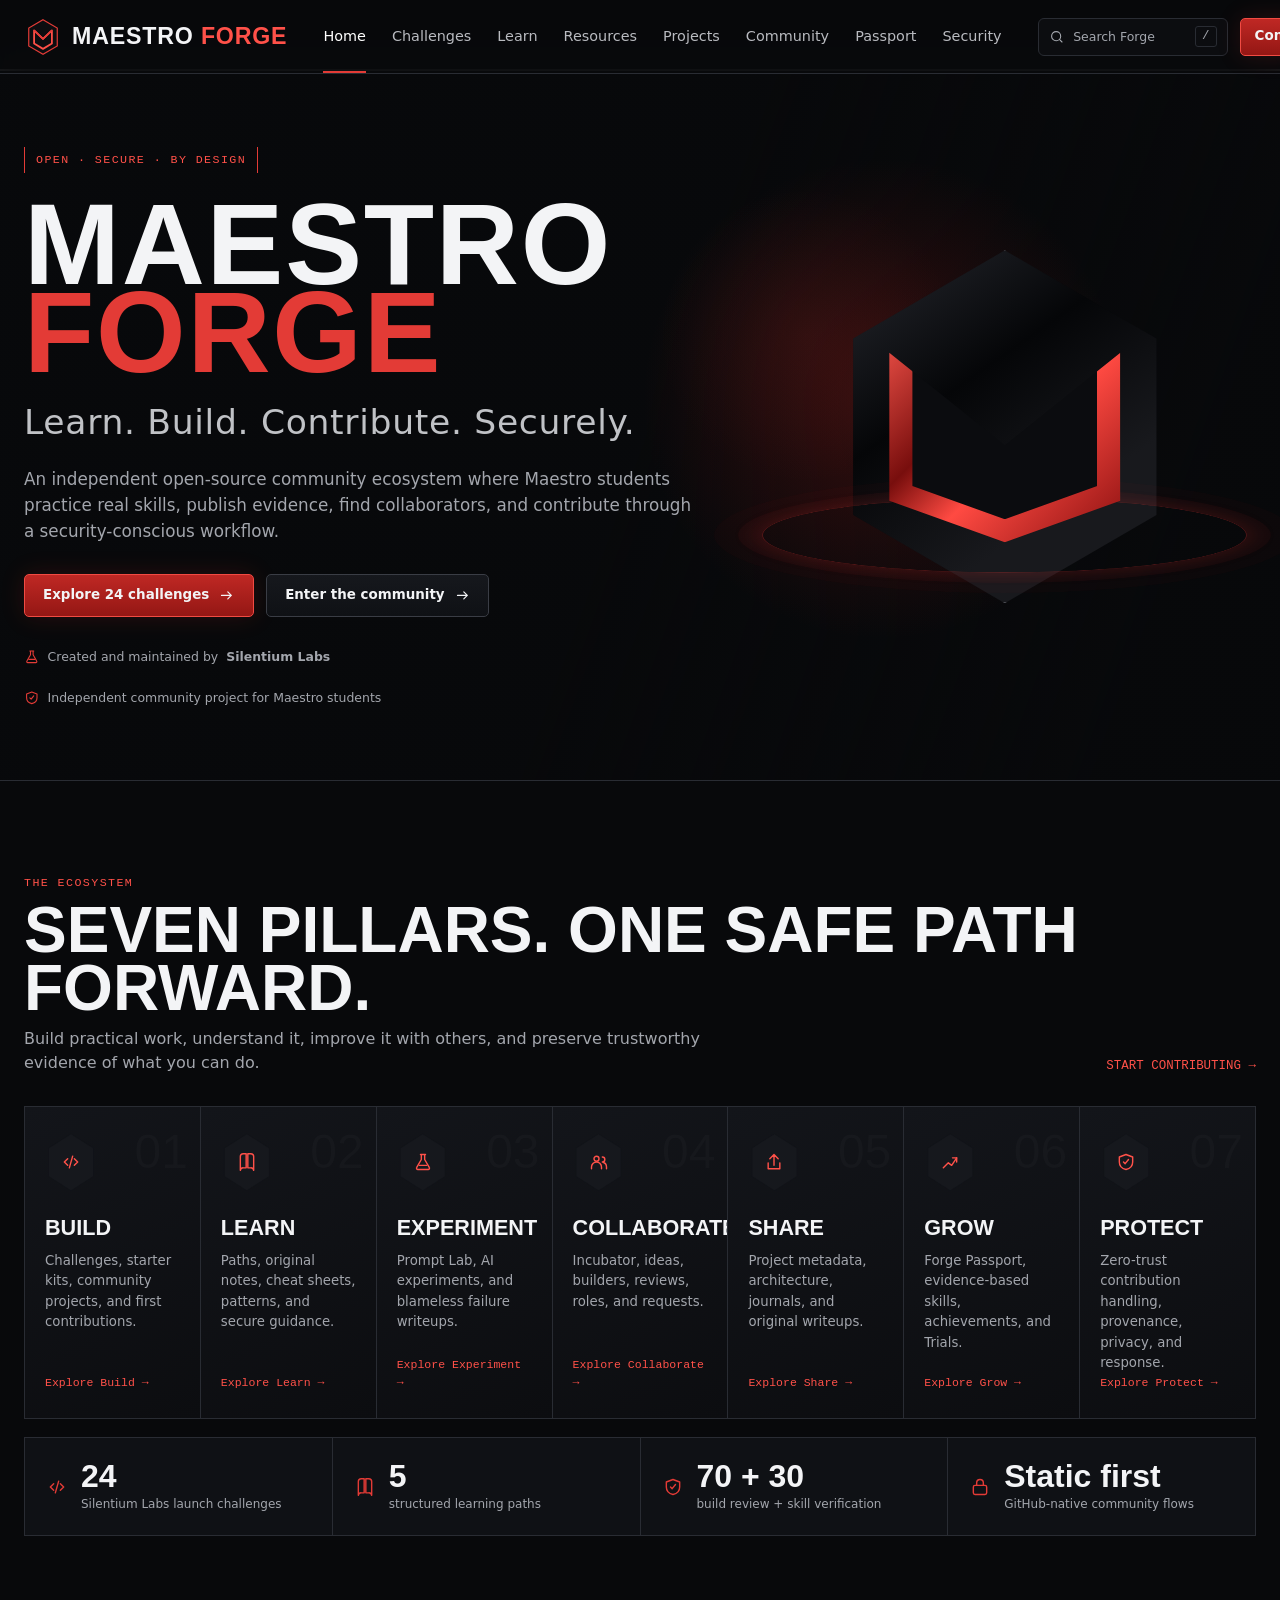
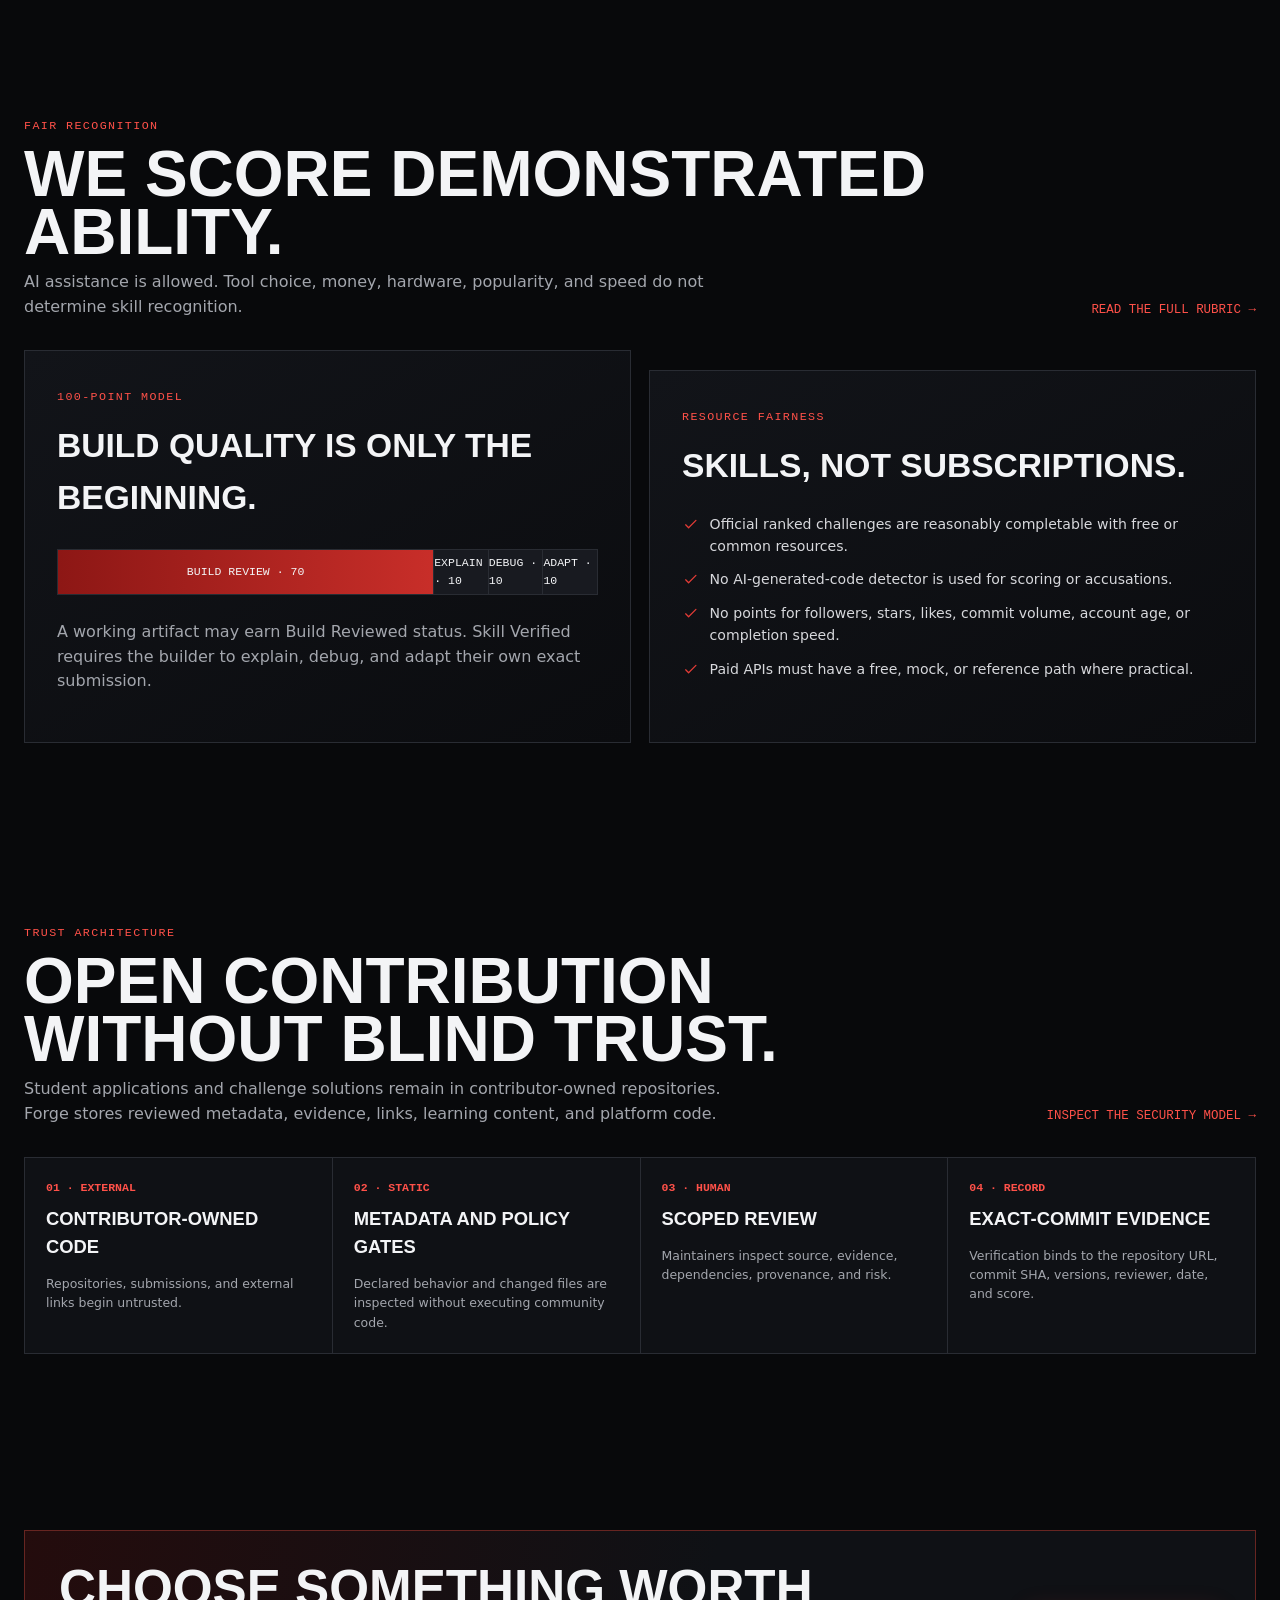
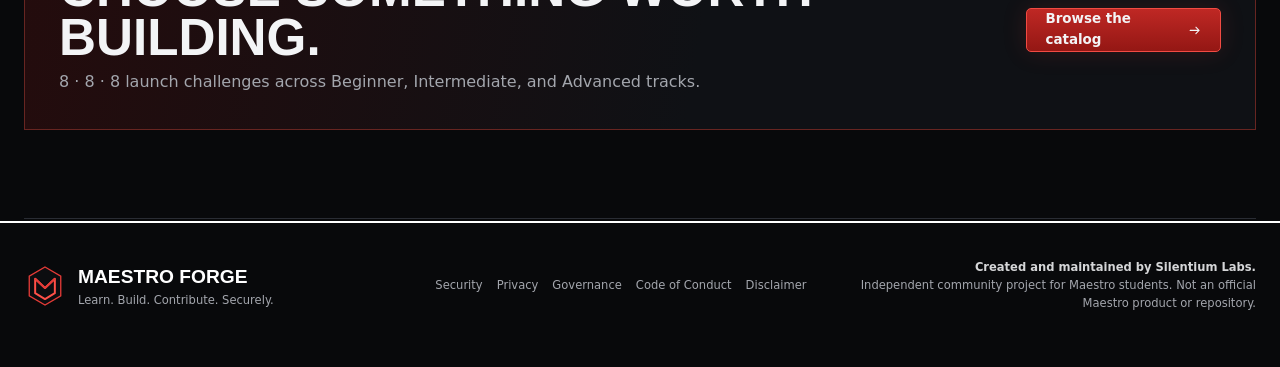
<file: docs/index.html>
<!doctype html>
<html lang="en">
<head>
  <meta charset="utf-8">
  <meta name="viewport" content="width=device-width,initial-scale=1">
  <meta name="theme-color" content="#090a0c">
  <meta name="color-scheme" content="dark">
  <meta name="description" content="Maestro Forge is an independent open-source community ecosystem for Maestro students, created and maintained by Silentium Labs.">
  <meta property="og:type" content="website">
  <meta property="og:url" content="https://silentiumlabsio.github.io/maestro-forge/">
  <meta property="og:title" content="Maestro Forge — Learn. Build. Contribute. Securely.">
  <meta property="og:description" content="An independent open-source community ecosystem for Maestro students, created and maintained by Silentium Labs.">
  <meta property="og:image" content="https://silentiumlabsio.github.io/maestro-forge/assets/images/social/maestro-forge-social-card.jpg">
  <meta name="twitter:card" content="summary_large_image">
  <meta name="twitter:title" content="Maestro Forge">
  <meta name="twitter:description" content="Learn. Build. Contribute. Securely.">
  <meta name="twitter:image" content="https://silentiumlabsio.github.io/maestro-forge/assets/images/social/maestro-forge-social-card.jpg">
  <title>Maestro Forge — Learn. Build. Contribute. Securely.</title>
  <link rel="icon" href="assets/brand/favicon.svg" type="image/svg+xml">
  <link rel="canonical" href="https://silentiumlabsio.github.io/maestro-forge/">
  <link rel="stylesheet" href="assets/style.css">
  <script src="assets/sandbox.js" defer></script>
  <script src="assets/workspace.js" defer></script>
  <script src="assets/learning.js" defer></script>
  <script src="assets/app.js" defer></script>
</head>
<body>
  <a class="skip-link" href="#main">Skip to content</a>
  <header class="site-header">
    <a class="brand" href="#home" aria-label="Maestro Forge home">
      <img src="assets/brand/forge-mark.svg" alt="" width="38" height="38">
      <span>MAESTRO <b>FORGE</b></span>
    </a>
    <button class="menu-button icon-button" type="button" aria-controls="primary-nav" aria-expanded="false" aria-label="Open navigation"><svg><use href="assets/icons.svg#i-menu"></use></svg></button>
    <nav id="primary-nav" class="primary-nav" aria-label="Primary navigation">
      <a href="#home" data-route="home">Home</a>
      <a href="#challenges" data-route="challenges">Challenges</a>
      <a href="#learn" data-route="learn">Learn</a>
      <a href="#resources" data-route="resources">Resources</a>
      <a href="#projects" data-route="projects">Projects</a>
      <a href="#community" data-route="community">Community</a>
      <a href="#builders" data-route="builders">Passport</a>
      <a href="#security" data-route="security">Security</a>
      <button class="button mobile-search" type="button" aria-haspopup="dialog">Search Forge</button>
    </nav>
    <div class="header-actions">
      <button class="search-trigger" type="button" aria-haspopup="dialog"><svg><use href="assets/icons.svg#i-search"></use></svg><span>Search Forge</span><kbd>/</kbd></button>
      <a class="button button-primary button-small" href="#contribute">Contribute <svg><use href="assets/icons.svg#i-arrow"></use></svg></a>
    </div>
  </header>

  <main id="main" tabindex="-1">
    <div id="route-view" aria-live="polite"></div>
    <noscript><p>Forge uses JavaScript to browse its catalog. Open the <a href="https://github.com/silentiumlabsio/maestro-forge/blob/main/challenges/README.md">Markdown challenge catalog</a> or <a href="https://github.com/silentiumlabsio/maestro-forge/blob/main/handbook/README.md">handbook</a>.</p></noscript>
  </main>

  <footer class="site-footer">
    <div class="footer-brand">
      <img src="assets/brand/forge-mark.svg" alt="" width="42" height="42">
      <div><strong>Maestro Forge</strong><span>Learn. Build. Contribute. Securely.</span></div>
    </div>
    <div class="footer-links" aria-label="Project policies">
      <a href="../SECURITY.md">Security</a><a href="../PRIVACY.md">Privacy</a><a href="../GOVERNANCE.md">Governance</a><a href="../CODE_OF_CONDUCT.md">Code of Conduct</a><a href="../DISCLAIMER.md">Disclaimer</a>
    </div>
    <p><strong>Created and maintained by Silentium Labs.</strong><br>Independent community project for Maestro students. Not an official Maestro product or repository.</p>
  </footer>

  <dialog id="search-dialog" class="search-dialog" aria-labelledby="search-title">
    <div class="search-dialog-head">
      <div><span class="eyebrow">FORGE INDEX</span><h2 id="search-title">Search the ecosystem</h2></div>
      <button class="icon-button close-search" type="button" aria-label="Close search"><svg><use href="assets/icons.svg#i-close"></use></svg></button>
    </div>
    <label class="search-field"><svg><use href="assets/icons.svg#i-search"></use></svg><span class="sr-only">Search</span><input id="global-search" type="search" autocomplete="off" placeholder="Try “security”, “Python”, or “first PR”"></label>
    <div id="global-results" class="global-results"></div>
  </dialog>

  <div id="toast" class="toast" role="status" aria-live="polite"></div>
</body>
</html>
</file>
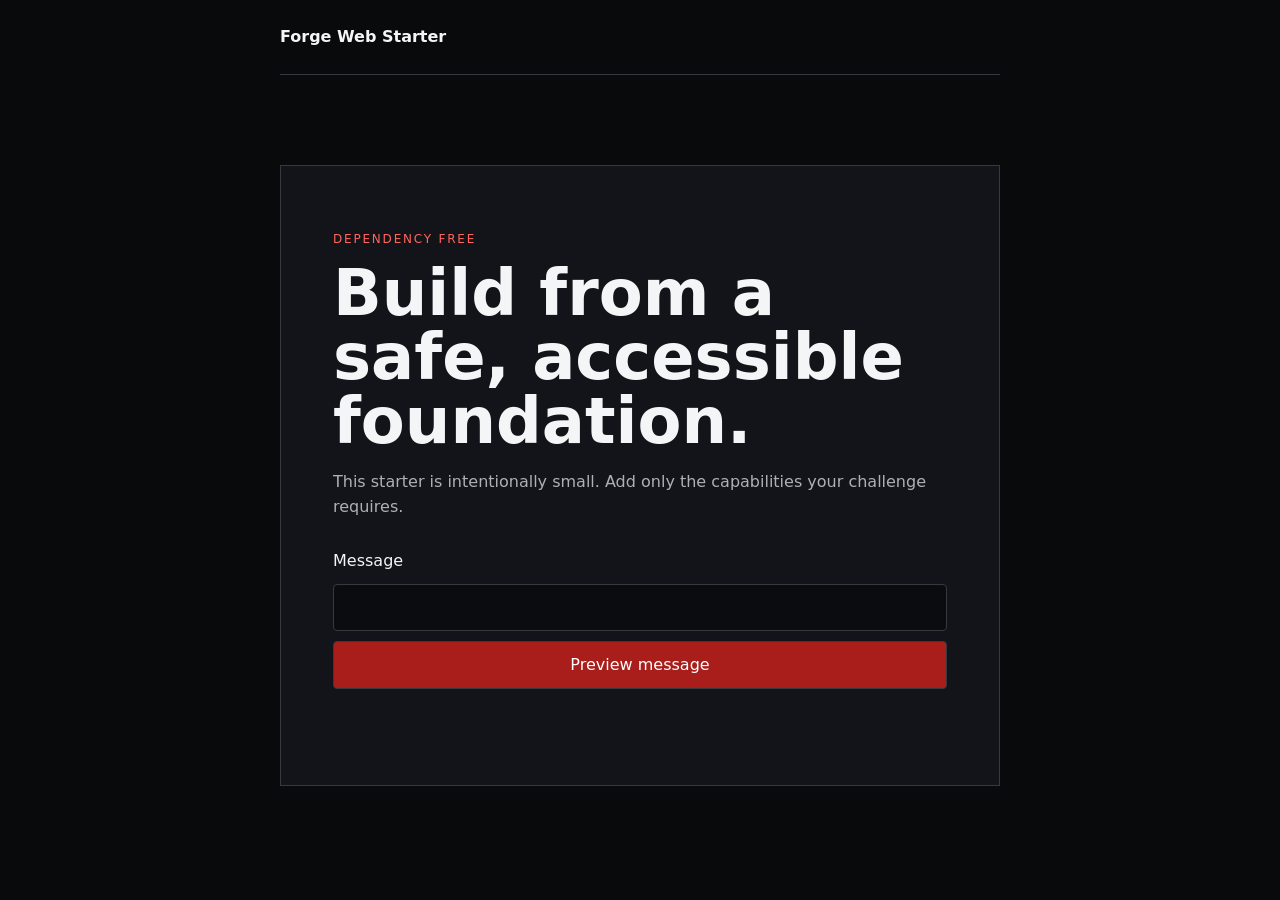
<file: starter-kits/web/index.html>
<!doctype html>
<html lang="en">
<head><meta charset="utf-8"><meta name="viewport" content="width=device-width,initial-scale=1"><meta name="description" content="Accessible dependency-free web starter"><title>Forge Web Starter</title><link rel="stylesheet" href="style.css"><script src="app.js" defer></script></head>
<body><a class="skip" href="#main">Skip to content</a><header><strong>Forge Web Starter</strong></header><main id="main" tabindex="-1"><section aria-labelledby="title"><p class="eyebrow">DEPENDENCY FREE</p><h1 id="title">Build from a safe, accessible foundation.</h1><p>This starter is intentionally small. Add only the capabilities your challenge requires.</p><form id="demo-form"><label for="message">Message</label><input id="message" name="message" required maxlength="120" autocomplete="off"><button type="submit">Preview message</button></form><output id="result" aria-live="polite"></output></section></main></body>
</html>
</file>
<file: docs/assets/style.css>
:root{--bg:#08090b;--bg-soft:#0b0c0f;--panel:#0f1115;--panel-2:#13151a;--line:#292c33;--line-hot:#672521;--text:#f3f4f6;--muted:#a3a6ad;--dim:#71747c;--red:#e33b36;--red-light:#ff5149;--red-dark:#8f1715;--green:#55c985;--amber:#e1a246;--blue:#66a9ff;--purple:#ba83ff;--max:1500px;--head:'Arial Narrow','Roboto Condensed','Segoe UI',sans-serif;--body:'Segoe UI',Inter,system-ui,sans-serif;--mono:'Cascadia Mono',Consolas,monospace;--shadow:0 24px 70px rgba(0,0,0,.4)}
*{box-sizing:border-box}html{scroll-behavior:smooth;background:var(--bg)}body{margin:0;background:var(--bg);color:var(--text);font-family:var(--body);line-height:1.55;min-width:300px}body::before{content:"";position:fixed;inset:0;pointer-events:none;background-image:linear-gradient(rgba(255,255,255,.018) 1px,transparent 1px),linear-gradient(90deg,rgba(255,255,255,.018) 1px,transparent 1px);background-size:42px 42px;mask-image:linear-gradient(to bottom,black,transparent 82%);z-index:-1}a{color:inherit}button,input,select{font:inherit}button{color:inherit}svg{width:1.25em;height:1.25em;fill:none;stroke:currentColor;stroke-width:1.7;stroke-linecap:round;stroke-linejoin:round}.sr-only{position:absolute;width:1px;height:1px;padding:0;margin:-1px;overflow:hidden;clip:rect(0,0,0,0);white-space:nowrap;border:0}.skip-link{position:fixed;left:16px;top:12px;background:#fff;color:#000;padding:10px 14px;z-index:100;transform:translateY(-150%)}.skip-link:focus{transform:none}.site-header{height:74px;position:sticky;top:0;z-index:50;display:grid;grid-template-columns:auto 1fr auto;align-items:center;gap:36px;padding:0 max(24px,calc((100vw - var(--max))/2));border-bottom:1px solid var(--line);background:rgba(8,9,11,.93);backdrop-filter:blur(18px)}.brand{display:flex;align-items:center;gap:10px;text-decoration:none;font-family:var(--head);font-size:1.45rem;font-weight:700;letter-spacing:.035em;white-space:nowrap}.brand b{color:var(--red-light)}.primary-nav{height:100%;display:flex;align-items:center;gap:26px}.primary-nav a{height:100%;display:grid;place-items:center;text-decoration:none;color:#b9bbc0;font-size:.9rem;position:relative}.primary-nav a:hover,.primary-nav a[aria-current="page"]{color:#fff}.primary-nav a[aria-current="page"]::after{content:"";position:absolute;height:2px;background:var(--red);left:0;right:0;bottom:0}.header-actions{display:flex;gap:12px;align-items:center}.search-trigger{height:38px;min-width:190px;border:1px solid var(--line);border-radius:6px;background:#0c0d10;display:flex;align-items:center;gap:9px;padding:0 10px;color:var(--muted);font-size:.78rem;cursor:pointer}.search-trigger kbd{font-family:var(--mono);margin-left:auto;border:1px solid var(--line);border-radius:3px;padding:0 6px}.button{min-height:43px;display:inline-flex;align-items:center;justify-content:center;gap:9px;padding:0 18px;border:1px solid #3a3d45;border-radius:5px;background:linear-gradient(180deg,#16181d,#0f1115);text-decoration:none;font-size:.84rem;font-weight:600;cursor:pointer;transition:border-color .15s,background .15s,transform .15s}.button:hover{border-color:#666a74;background:#191b21}.button:active{transform:translateY(1px)}.button-primary{border-color:#f14b43;background:linear-gradient(180deg,#bf2824,#941714);box-shadow:0 0 24px rgba(227,59,54,.15)}.button-primary:hover{border-color:#ff776f;background:linear-gradient(180deg,#d93631,#a61a17)}.button-small{min-height:38px;padding:0 14px}.icon-button{width:40px;height:40px;display:grid;place-items:center;border:1px solid var(--line);border-radius:5px;background:var(--panel);cursor:pointer}.menu-button{display:none}.shell{width:min(var(--max),calc(100% - 48px));margin-inline:auto}.route{min-height:calc(100vh - 74px)}.hero{min-height:610px;border-bottom:1px solid var(--line);position:relative;overflow:hidden}.hero::before,.page-hero::before{content:"";position:absolute;inset:0;background:radial-gradient(circle at 69% 46%,rgba(189,29,24,.25),transparent 25%),radial-gradient(circle at 63% 37%,rgba(255,75,64,.08),transparent 16%),linear-gradient(110deg,rgba(8,9,11,.08) 50%,rgba(8,9,11,.92) 88%);pointer-events:none}.hero-inner{min-height:610px;display:grid;grid-template-columns:1.15fr .85fr;align-items:center;gap:50px;position:relative}.hero-copy{padding:72px 0}.bracket-label,.eyebrow{font-family:var(--mono);font-weight:500;color:var(--red-light);letter-spacing:.12em;font-size:.73rem}.bracket-label{display:inline-flex;align-items:center;gap:10px;border-left:1px solid var(--red);border-right:1px solid var(--red);padding:4px 11px}.display,.page-title{font-family:var(--head);font-size:clamp(4.7rem,9vw,9rem);line-height:.76;margin:28px 0 20px;letter-spacing:.015em;text-transform:uppercase}.display span,.page-title span{color:var(--red)}.hero-tagline{font-size:clamp(1.35rem,2.7vw,2.25rem);letter-spacing:.02em;color:#c0c2c6;margin:0 0 16px}.hero-lede{font-size:1.05rem;max-width:670px;color:var(--muted);margin:0}.hero-actions{display:flex;gap:12px;flex-wrap:wrap;margin:30px 0}.attribution{display:flex;gap:22px;flex-wrap:wrap;font-size:.78rem;color:var(--muted)}.attribution span{display:flex;align-items:center;gap:8px}.attribution svg{color:var(--red)}.hero-visual{position:relative;min-height:480px;display:grid;place-items:center}.forge-emblem{position:relative;width:min(420px,85%);aspect-ratio:1;display:grid;place-items:center}.forge-emblem::before{content:"";position:absolute;inset:8%;clip-path:polygon(50% 0,93% 25%,93% 75%,50% 100%,7% 75%,7% 25%);background:linear-gradient(145deg,#292b32,#050608 38%,#18191d 70%);box-shadow:0 0 0 1px #4c4e55 inset;filter:drop-shadow(0 25px 30px #000)}.forge-emblem::after{content:"";position:absolute;width:115%;height:42%;bottom:3%;border:1px solid rgba(227,59,54,.3);border-radius:50%;box-shadow:0 0 30px rgba(227,59,54,.18),0 0 0 24px rgba(227,59,54,.045),0 0 0 48px rgba(227,59,54,.025);transform:rotateX(65deg)}.emblem-m{position:relative;z-index:1;width:55%;height:55%;clip-path:polygon(0 18%,50% 58%,100% 18%,100% 82%,50% 100%,0 82%);background:linear-gradient(135deg,#ff5a50,#780e0d 38%,#ff4a42 58%,#8a1010);filter:drop-shadow(0 0 16px rgba(255,55,45,.65))}.emblem-m::after{content:"";position:absolute;inset:10%;clip-path:inherit;background:#0b0c0f}.section{padding:88px 0}.section-compact{padding:48px 0}.section-head{display:flex;justify-content:space-between;align-items:end;gap:28px;margin-bottom:30px}.section-head h2{font-family:var(--head);font-size:clamp(2.4rem,5vw,4.5rem);line-height:.9;text-transform:uppercase;margin:9px 0}.section-head p{max-width:700px;margin:0;color:var(--muted)}.section-action{white-space:nowrap;color:var(--red-light);text-decoration:none;font-family:var(--mono);font-size:.78rem}.pillar-grid{display:grid;grid-template-columns:repeat(7,1fr);border:1px solid var(--line);background:var(--line);gap:1px}.pillar-card{min-height:245px;background:linear-gradient(155deg,#13151a,#0c0d10);padding:26px 20px;display:flex;flex-direction:column;position:relative;overflow:hidden}.pillar-card::after{content:attr(data-index);position:absolute;right:12px;top:8px;font-family:var(--head);font-size:3rem;color:rgba(255,255,255,.025)}.pillar-icon,.hex-icon{width:52px;height:58px;display:grid;place-items:center;color:var(--red-light);background:#111318;clip-path:polygon(50% 0,94% 25%,94% 75%,50% 100%,6% 75%,6% 25%);position:relative}.pillar-icon::before,.hex-icon::before{content:"";position:absolute;inset:1px;background:#16181d;clip-path:inherit;z-index:-1}.pillar-card h3{font-family:var(--head);text-transform:uppercase;font-size:1.35rem;margin:20px 0 6px}.pillar-card p{font-size:.83rem;color:var(--muted);margin:0}.pillar-card a{margin-top:auto;color:var(--red-light);text-decoration:none;font-family:var(--mono);font-size:.72rem}.signal-strip{border:1px solid var(--line);display:grid;grid-template-columns:repeat(4,1fr);background:var(--line);gap:1px;margin-top:18px}.signal{background:var(--panel);padding:22px;display:flex;align-items:center;gap:14px}.signal strong{font-family:var(--head);font-size:2rem;line-height:1}.signal span{display:block;color:var(--muted);font-size:.75rem}.signal svg{color:var(--red)}.split-feature{display:grid;grid-template-columns:1fr 1fr;gap:18px}.feature-panel{border:1px solid var(--line);background:linear-gradient(150deg,#121419,#0b0c0f);padding:32px;min-height:350px}.feature-panel h3{font-family:var(--head);text-transform:uppercase;font-size:2.1rem;margin:12px 0}.feature-panel p{color:var(--muted)}.scorebar{display:grid;grid-template-columns:7fr 1fr 1fr 1fr;height:46px;margin:25px 0;border:1px solid var(--line);gap:1px;background:var(--line)}.scorebar span{display:grid;place-items:center;background:#181a20;font-family:var(--mono);font-size:.72rem}.scorebar span:first-child{background:linear-gradient(90deg,#8d1715,#c82e29)}.feature-list{list-style:none;margin:22px 0 0;padding:0;display:grid;gap:12px}.feature-list li{display:flex;gap:10px;color:#d7d8dc;font-size:.88rem}.feature-list svg{color:var(--red);flex:0 0 auto;margin-top:2px}.trust-flow{display:grid;grid-template-columns:repeat(4,1fr);gap:1px;background:var(--line);border:1px solid var(--line);margin-top:24px}.trust-step{background:var(--panel);padding:21px}.trust-step b{display:block;font-family:var(--mono);font-size:.72rem;color:var(--red-light);margin-bottom:8px}.trust-step strong{font-family:var(--head);font-size:1.15rem;text-transform:uppercase}.trust-step p{font-size:.78rem;color:var(--muted);margin-bottom:0}.cta-band{border:1px solid var(--line-hot);background:linear-gradient(100deg,rgba(163,25,21,.18),#0f1115 55%);padding:34px;display:flex;align-items:center;justify-content:space-between;gap:30px}.cta-band h2{font-family:var(--head);text-transform:uppercase;font-size:clamp(2rem,4vw,3.6rem);line-height:.95;margin:0}.cta-band p{color:var(--muted);margin:8px 0 0}.page-hero{min-height:320px;border-bottom:1px solid var(--line);position:relative;overflow:hidden}.page-hero-inner{min-height:320px;display:flex;align-items:end;padding:72px 0 52px;position:relative}.page-title{font-size:clamp(4rem,8vw,7.8rem);margin:16px 0 8px}.page-deck{font-size:1.05rem;color:var(--muted);max-width:740px;margin:0}.page-hero-actions{margin-left:auto;align-self:end;display:flex;gap:10px}.toolbar{position:sticky;top:74px;z-index:20;background:rgba(8,9,11,.95);border-bottom:1px solid var(--line);padding:14px 0}.toolbar-inner{display:grid;grid-template-columns:minmax(220px,1fr) repeat(2,minmax(145px,210px)) auto;gap:10px}.field,.search-field{display:flex;align-items:center;gap:10px;background:#0d0f12;border:1px solid var(--line);border-radius:5px;padding:0 13px;color:var(--muted)}.field input,.field select,.search-field input{width:100%;height:42px;border:0;outline:0;background:transparent;color:var(--text)}.field select{appearance:none}.catalog-layout{display:grid;grid-template-columns:1fr 280px;gap:24px}.card-grid{display:grid;grid-template-columns:repeat(3,minmax(0,1fr));gap:14px}.catalog-card,.data-card{border:1px solid var(--line);background:linear-gradient(150deg,#13151a,#0c0d10);padding:21px;display:flex;flex-direction:column;min-height:300px;position:relative}.catalog-card:hover,.data-card:hover{border-color:#474a53}.card-top{display:flex;justify-content:space-between;gap:12px}.challenge-id{font-family:var(--mono);color:var(--green);font-size:.88rem}.difficulty{font-family:var(--mono);font-size:.7rem}.difficulty.Beginner{color:var(--green)}.difficulty.Intermediate{color:var(--amber)}.difficulty.Advanced{color:var(--red-light)}.catalog-card h3,.data-card h3{font-family:var(--head);font-size:1.45rem;line-height:1.05;text-transform:uppercase;margin:18px 0 9px}.catalog-card p,.data-card p{color:var(--muted);font-size:.84rem;margin:0}.pills{display:flex;flex-wrap:wrap;gap:6px;margin-top:17px}.pill,.state{font-family:var(--mono);font-size:.64rem;padding:4px 7px;border:1px solid var(--line);border-radius:3px;color:#b8bac0;background:#121419}.state{color:var(--green);border-color:#28563b}.card-actions{display:flex;gap:8px;margin-top:auto;padding-top:22px}.card-actions .button{min-height:36px;font-size:.72rem;padding:0 12px}.catalog-aside{display:grid;align-content:start;gap:14px}.aside-card{border:1px solid var(--line);background:var(--panel);padding:20px}.aside-card h3{font-family:var(--head);text-transform:uppercase;margin:0 0 12px}.aside-card p{font-size:.8rem;color:var(--muted)}.aside-card strong{color:#fff}.aside-card a{color:var(--red-light);font-family:var(--mono);font-size:.72rem;text-decoration:none}.empty{grid-column:1/-1;border:1px dashed #454851;background:#0c0d10;padding:52px 25px;text-align:center}.empty .hex-icon{margin:auto}.empty h3{font-family:var(--head);text-transform:uppercase;font-size:2rem;margin:18px 0 8px}.empty p{color:var(--muted);max-width:600px;margin:0 auto 22px}.path-grid{display:grid;grid-template-columns:repeat(5,1fr);gap:14px}.path-card{border:1px solid var(--line);background:var(--panel);padding:24px}.path-card .path-number{font-family:var(--head);color:rgba(255,255,255,.15);font-size:2.5rem}.path-card h3{font-family:var(--head);font-size:1.5rem;text-transform:uppercase;margin:8px 0}.path-card p{color:var(--muted);font-size:.82rem;min-height:75px}.path-track{height:3px;background:#2b2d32;margin:20px 0;position:relative}.path-track span{position:absolute;left:0;top:0;bottom:0;background:var(--red);width:var(--progress)}.challenge-sequence{display:flex;flex-wrap:wrap;gap:6px}.challenge-sequence a{font-family:var(--mono);font-size:.66rem;text-decoration:none;border:1px solid var(--line);padding:4px 6px}.challenge-sequence a:hover{border-color:var(--red)}.skill-map{border:1px solid var(--line);background:var(--panel);padding:30px;margin-top:18px}.skill-stages{display:grid;grid-template-columns:repeat(3,1fr);gap:18px;position:relative}.skill-stage{border-left:1px solid var(--line);padding-left:22px}.skill-stage:first-child{border-color:var(--green)}.skill-stage:nth-child(2){border-color:var(--amber)}.skill-stage:last-child{border-color:var(--red)}.skill-stage h3{font-family:var(--mono);font-size:.75rem;text-transform:uppercase}.skill-nodes{display:flex;flex-wrap:wrap;gap:8px}.skill-node{font-size:.75rem;border:1px solid var(--line);padding:8px 10px;background:#111318}.tabs{display:flex;gap:6px;flex-wrap:wrap;margin-bottom:24px}.tab{border:1px solid var(--line);background:#0d0f12;padding:9px 13px;border-radius:4px;font-size:.76rem;cursor:pointer}.tab[aria-selected="true"]{background:#9b1b18;border-color:var(--red-light)}.ecosystem-grid{display:grid;grid-template-columns:repeat(4,1fr);gap:14px}.ecosystem-card{border:1px solid var(--line);background:var(--panel);padding:22px;min-height:240px;display:flex;flex-direction:column}.ecosystem-card h3{font-family:var(--head);font-size:1.35rem;text-transform:uppercase;margin:18px 0 7px}.ecosystem-card p{font-size:.8rem;color:var(--muted)}.ecosystem-card .state{align-self:start}.ecosystem-card a{margin-top:auto;color:var(--red-light);font-family:var(--mono);font-size:.7rem;text-decoration:none}.resource-grid{display:grid;grid-template-columns:repeat(3,1fr);gap:14px}.resource-card{border:1px solid var(--line);background:var(--panel);padding:22px;min-height:260px;display:flex;flex-direction:column}.resource-card h3{font-family:var(--head);font-size:1.45rem;text-transform:uppercase;line-height:1.08;margin:15px 0 8px}.resource-card p{font-size:.82rem;color:var(--muted)}.resource-card .source{font-family:var(--mono);font-size:.65rem;color:var(--green);margin-top:auto;padding-top:20px}.resource-card a{color:var(--red-light);font-size:.75rem;text-decoration:none;margin-top:8px}.passport-layout{display:grid;grid-template-columns:340px 1fr;gap:18px}.passport-card{border:1px solid var(--line);background:linear-gradient(160deg,#17191f,#0c0d10);padding:28px;position:relative;overflow:hidden}.passport-card::before{content:"";position:absolute;width:220px;height:220px;background:rgba(227,59,54,.15);filter:blur(80px);right:-80px;top:-70px}.passport-card .avatar{width:110px;height:110px;display:grid;place-items:center;background:#16181d;border:1px solid var(--red);clip-path:polygon(50% 0,94% 25%,94% 75%,50% 100%,6% 75%,6% 25%);font-family:var(--head);font-size:2.2rem;color:var(--red-light)}.passport-card h2{font-family:var(--head);text-transform:uppercase;font-size:2rem;margin:20px 0 0}.passport-card>p{color:var(--muted)}.passport-details{display:grid;gap:18px}.evidence-panel{border:1px solid var(--line);background:var(--panel);padding:26px}.evidence-panel h3{font-family:var(--head);text-transform:uppercase;font-size:1.4rem;margin:0 0 12px}.evidence-panel p{color:var(--muted);font-size:.84rem}.evidence-grid{display:grid;grid-template-columns:repeat(4,1fr);gap:1px;background:var(--line);border:1px solid var(--line)}.evidence-grid>div{background:#111318;padding:16px}.evidence-grid strong{font-family:var(--head);font-size:1.25rem}.evidence-grid span{display:block;color:var(--muted);font-size:.7rem}.badge-grid{display:grid;grid-template-columns:repeat(4,1fr);gap:10px}.badge{border:1px solid var(--line);padding:17px;background:#111318}.badge .hex-icon{width:45px;height:50px}.badge strong{display:block;font-family:var(--head);text-transform:uppercase;margin:12px 0 4px}.badge p{font-size:.72rem;margin:0}.security-flow{display:grid;grid-template-columns:repeat(6,1fr);gap:8px}.security-step{border:1px solid var(--line);background:var(--panel);padding:19px;min-height:220px;position:relative}.security-step .num{font-family:var(--mono);font-size:.7rem;color:var(--red-light)}.security-step h3{font-family:var(--head);text-transform:uppercase;margin:14px 0 8px}.security-step p{font-size:.75rem;color:var(--muted)}.trust-grid{display:grid;grid-template-columns:repeat(4,1fr);gap:10px}.trust-state{border:1px solid var(--line);padding:18px;background:var(--panel)}.trust-state h3{font-family:var(--head);text-transform:uppercase;margin:8px 0}.trust-state p{color:var(--muted);font-size:.76rem}.policy-grid{display:grid;grid-template-columns:repeat(3,1fr);gap:14px}.policy-card{border:1px solid var(--line);background:var(--panel);padding:24px}.policy-card h3{font-family:var(--head);text-transform:uppercase;font-size:1.45rem;margin:12px 0}.policy-card p{font-size:.82rem;color:var(--muted)}.policy-card a{color:var(--red-light);font-family:var(--mono);font-size:.7rem}.site-footer{width:min(var(--max),calc(100% - 48px));margin:0 auto;padding:40px 0 55px;border-top:1px solid var(--line);display:grid;grid-template-columns:1fr auto 1.1fr;gap:30px;align-items:center;color:var(--muted);font-size:.72rem}.footer-brand{display:flex;gap:12px;align-items:center}.footer-brand strong{font-family:var(--head);text-transform:uppercase;font-size:1.2rem;color:#fff}.footer-brand span{display:block}.footer-links{display:flex;flex-wrap:wrap;gap:14px}.footer-links a{text-decoration:none}.site-footer p{text-align:right;margin:0}.site-footer p strong{color:#d5d6d8}.search-dialog{width:min(780px,calc(100% - 32px));max-height:80vh;border:1px solid #44474f;border-radius:7px;background:#0e1013;color:var(--text);box-shadow:var(--shadow);padding:0}.search-dialog::backdrop{background:rgba(0,0,0,.75);backdrop-filter:blur(5px)}.search-dialog-head{display:flex;justify-content:space-between;align-items:center;padding:22px;border-bottom:1px solid var(--line)}.search-dialog h2{font-family:var(--head);text-transform:uppercase;margin:4px 0 0}.search-dialog .search-field{margin:18px 22px}.global-results{padding:0 22px 22px;display:grid;gap:7px;overflow:auto;max-height:52vh}.global-result{border:1px solid var(--line);padding:13px;display:flex;justify-content:space-between;gap:15px;text-decoration:none}.global-result:hover{border-color:var(--red)}.global-result strong{font-size:.82rem}.global-result span{font-family:var(--mono);font-size:.65rem;color:var(--red-light)}.toast{position:fixed;right:18px;bottom:18px;background:#17191e;border:1px solid var(--line);border-left-color:var(--red);padding:12px 16px;font-size:.78rem;z-index:80;opacity:0;transform:translateY(10px);pointer-events:none;transition:.2s}.toast.show{opacity:1;transform:none}.error-state{padding:100px 24px;text-align:center}.error-state h1{font-family:var(--head);text-transform:uppercase;font-size:3rem}.error-state p{color:var(--muted)}
@media(max-width:1250px){.primary-nav{gap:16px}.search-trigger{min-width:40px}.search-trigger span,.search-trigger kbd{display:none}.pillar-grid{grid-template-columns:repeat(4,1fr)}.path-grid{grid-template-columns:repeat(3,1fr)}.card-grid{grid-template-columns:repeat(2,1fr)}.security-flow{grid-template-columns:repeat(3,1fr)}.ecosystem-grid{grid-template-columns:repeat(3,1fr)}}
@media(max-width:960px){.site-header{grid-template-columns:1fr auto auto;padding-inline:20px}.menu-button{display:grid}.primary-nav{position:absolute;left:0;right:0;top:74px;height:auto;display:none;align-items:stretch;flex-direction:column;gap:0;background:#0b0c0f;border-bottom:1px solid var(--line);padding:10px 20px 18px}.primary-nav.open{display:flex}.primary-nav a{height:44px;display:flex}.primary-nav a[aria-current="page"]::after{left:0;width:2px;height:auto;top:6px;bottom:6px}.header-actions .button{display:none}.hero-inner{grid-template-columns:1fr}.hero-copy{padding-bottom:0}.hero-visual{min-height:390px}.pillar-grid{grid-template-columns:repeat(3,1fr)}.signal-strip{grid-template-columns:repeat(2,1fr)}.catalog-layout{grid-template-columns:1fr}.catalog-aside{grid-template-columns:repeat(3,1fr)}.path-grid{grid-template-columns:repeat(2,1fr)}.ecosystem-grid{grid-template-columns:repeat(2,1fr)}.resource-grid{grid-template-columns:repeat(2,1fr)}.passport-layout{grid-template-columns:1fr}.passport-card{display:grid;grid-template-columns:auto 1fr;gap:12px 24px}.passport-card .actions{grid-column:1/-1}.badge-grid{grid-template-columns:repeat(2,1fr)}.security-flow{grid-template-columns:repeat(2,1fr)}.trust-grid{grid-template-columns:repeat(2,1fr)}.site-footer{grid-template-columns:1fr 1fr}.site-footer p{grid-column:1/-1;text-align:left}}
@media(max-width:700px){.shell{width:min(100% - 28px,var(--max))}.site-header{height:64px}.brand{font-size:1.15rem}.brand img{width:32px}.primary-nav{top:64px}.search-trigger{min-width:38px}.route{min-height:calc(100vh - 64px)}.hero,.hero-inner{min-height:auto}.hero-copy{padding-top:62px}.display{font-size:clamp(4.1rem,22vw,6.3rem);margin-top:22px}.hero-visual{min-height:315px}.forge-emblem{width:320px}.section{padding:62px 0}.section-head{align-items:start;flex-direction:column}.pillar-grid{grid-template-columns:1fr}.pillar-card{min-height:210px}.split-feature{grid-template-columns:1fr}.trust-flow{grid-template-columns:1fr}.cta-band{align-items:start;flex-direction:column}.page-hero-inner{min-height:290px;align-items:start;justify-content:end;flex-direction:column}.page-title{font-size:clamp(3.7rem,18vw,5.7rem)}.page-hero-actions{margin:24px 0 0;align-self:start}.toolbar{top:64px}.toolbar-inner{grid-template-columns:1fr 1fr}.toolbar-inner .field:first-child{grid-column:1/-1}.card-grid,.path-grid,.resource-grid{grid-template-columns:1fr}.catalog-aside{grid-template-columns:1fr}.ecosystem-grid{grid-template-columns:1fr}.skill-stages{grid-template-columns:1fr}.passport-card{grid-template-columns:1fr}.evidence-grid{grid-template-columns:repeat(2,1fr)}.security-flow,.trust-grid,.policy-grid{grid-template-columns:1fr}.site-footer{width:calc(100% - 28px);grid-template-columns:1fr}.site-footer p{grid-column:auto}.footer-links{line-height:2}.scorebar{grid-template-columns:4fr repeat(3,1fr);font-size:.62rem}.attribution{flex-direction:column;gap:7px}}
@media(max-width:430px){.header-actions{display:none}.site-header{grid-template-columns:1fr auto}.toolbar-inner{grid-template-columns:1fr}.toolbar-inner .field:first-child{grid-column:auto}.hero-actions,.card-actions{flex-direction:column;align-items:stretch}.signal-strip,.evidence-grid,.badge-grid{grid-template-columns:1fr}.display{font-size:4rem}.page-title{font-size:3.7rem}}
@media(prefers-reduced-motion:reduce){html{scroll-behavior:auto}*,*::before,*::after{animation-duration:.001ms!important;animation-iteration-count:1!important;transition-duration:.001ms!important}}
@media(prefers-contrast:more){:root{--line:#5b5f68;--muted:#c6c8cd}.button,.field,.catalog-card,.data-card{border-width:2px}}
*:focus-visible{outline:2px solid #fff;outline-offset:3px}

.example-data{white-space:pre-wrap;overflow-wrap:anywhere;max-width:100%;font-size:.9rem}.feature-panel{min-width:0}.page-title{overflow-wrap:anywhere}.feature-panel+.feature-panel{margin-top:20px}
.challenge-detail .feature-panel{min-height:0}.challenge-detail .split-feature>.feature-panel{margin-top:0}.challenge-detail .cta-band h2{font-size:2rem}.challenge-detail .cta-band .button{flex-shrink:0}.challenge-detail .section>.feature-panel{margin-top:24px}
.workspace{border-top:1px solid var(--line)}.workspace label{display:block;margin:16px 0}.workspace textarea{display:block;width:100%;max-width:100%;padding:14px;background:var(--panel);color:var(--text);border:1px solid var(--line);font:inherit;resize:vertical}.workspace pre{white-space:pre-wrap;overflow-wrap:anywhere}.practice-checks input{width:20px;height:20px;vertical-align:middle}
.sandbox-layout{display:grid;grid-template-columns:minmax(220px,1fr) minmax(0,3fr);gap:24px}.workspace input:not([type=checkbox]):not([type=radio]),.workspace select{display:block;width:100%;padding:12px;background:var(--panel);color:var(--text);border:1px solid var(--line);font:inherit}.sandbox-layout pre{white-space:pre-wrap;overflow-wrap:anywhere}.sandbox-layout li{margin:12px 0}.sandbox-layout [aria-current=step]{color:var(--red-light);font-weight:bold}@media(max-width:760px){.sandbox-layout{grid-template-columns:1fr}}
.mobile-search{display:none}@media(max-width:430px){.primary-nav.open .mobile-search{display:inline-flex}}

.workspace fieldset{min-width:0;margin:24px 0;padding:20px;border:1px solid var(--line)}.workspace legend{font-weight:700;padding:0 8px}.workspace input[type=radio],.workspace input[type=checkbox]{width:20px;height:20px;vertical-align:middle;margin-right:8px}.workspace label:has(input[type=radio]),.workspace label:has(input[type=checkbox]){min-height:44px;padding:8px 0}.button:disabled{opacity:.65;cursor:default}.workspace li{margin-block:12px}.workspace{overflow-wrap:anywhere}
</file>
<file: starter-kits/web/style.css>
:root{color-scheme:dark;--bg:#090a0c;--panel:#121419;--text:#f4f5f6;--muted:#adb0b7;--red:#e43b37;--line:#363940}*{box-sizing:border-box}body{margin:0;background:var(--bg);color:var(--text);font-family:system-ui,sans-serif;line-height:1.6}header,main{width:min(720px,calc(100% - 32px));margin:auto}header{padding:24px 0;border-bottom:1px solid var(--line)}main{padding:10vh 0}section{padding:clamp(24px,6vw,52px);background:var(--panel);border:1px solid var(--line)}h1{font-size:clamp(2.2rem,7vw,4rem);line-height:1;margin:.3rem 0 1rem}.eyebrow{font-size:.75rem;letter-spacing:.15em;color:#ff655d}p{color:var(--muted)}form{display:grid;gap:10px;margin-top:28px}input,button{min-height:44px;border:1px solid var(--line);border-radius:4px;padding:10px 12px;font:inherit}input{background:#0b0c0f;color:var(--text)}button{background:#a91d1a;color:#fff;cursor:pointer}output{display:block;min-height:28px;margin-top:16px}.skip{position:fixed;left:8px;top:8px;transform:translateY(-150%);background:#fff;color:#000;padding:8px}.skip:focus{transform:none}:focus-visible{outline:2px solid #fff;outline-offset:3px}@media(prefers-reduced-motion:reduce){*{scroll-behavior:auto!important}}
</file>
